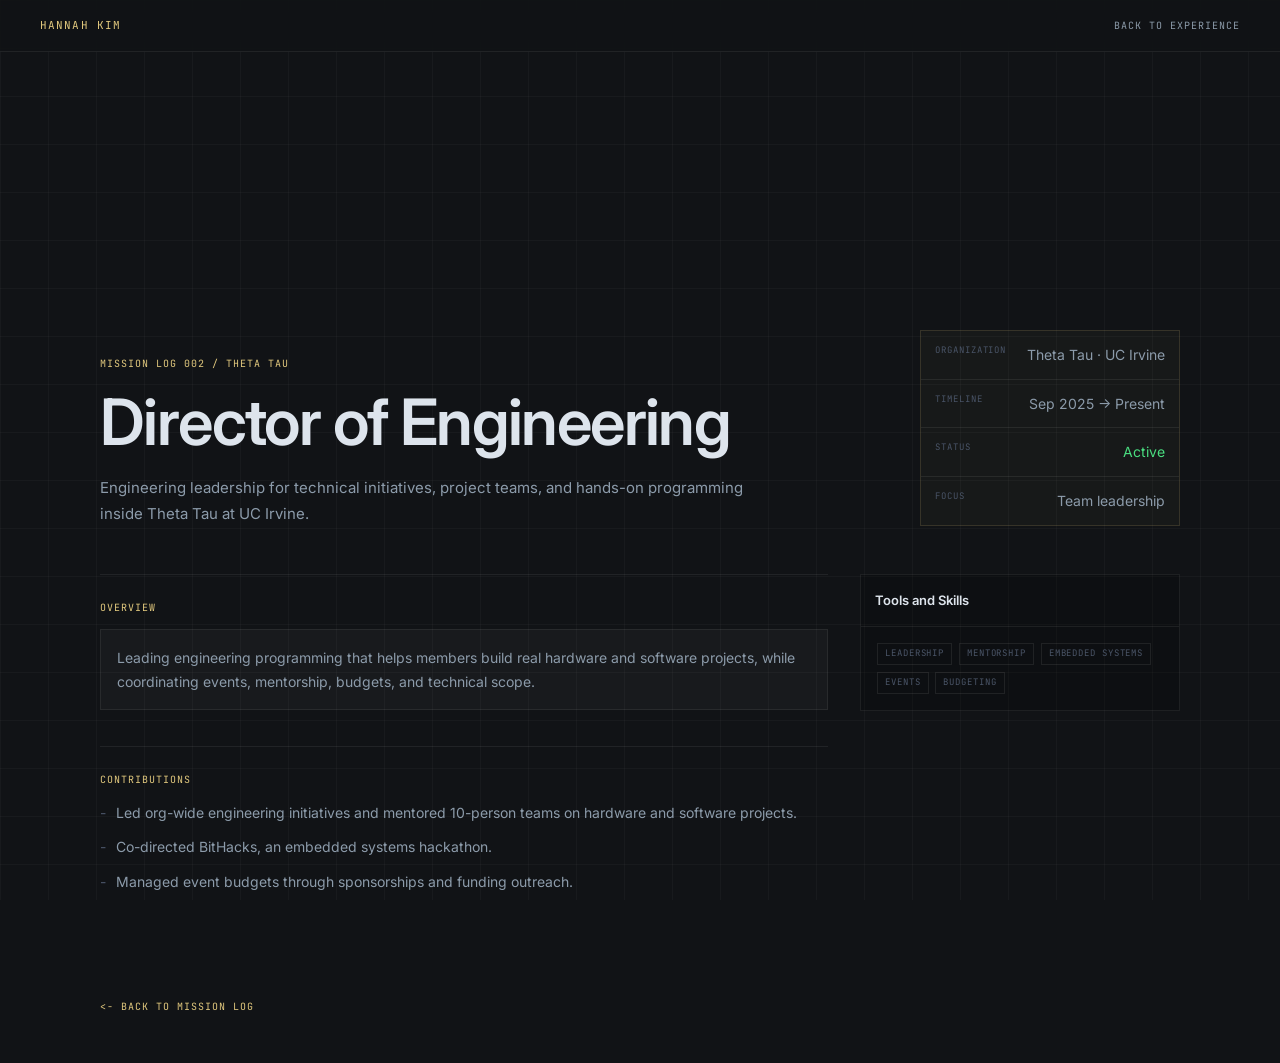
<file: experience-director-engineering.html>
<!DOCTYPE html>
<html lang="en">
<head>
<meta charset="UTF-8">
<meta name="viewport" content="width=device-width, initial-scale=1.0">
<title>Director of Engineering | Hannah Kim</title>
<link rel="stylesheet" href="experience.css">
</head>
<body>
<nav class="detail-nav">
  <a class="nav-logo" href="index.html">HANNAH KIM</a>
  <a class="nav-link" href="index.html#experience">Back to experience</a>
</nav>
<main>
  <section class="hero">
    <div>
      <div class="kicker">Mission Log 002 / Theta Tau</div>
      <h1>Director of Engineering</h1>
      <p class="hero-copy">Engineering leadership for technical initiatives, project teams, and hands-on programming inside Theta Tau at UC Irvine.</p>
    </div>
    <aside class="status-panel">
      <div class="status-row"><span class="meta-label">Organization</span><span class="meta-value">Theta Tau · UC Irvine</span></div>
      <div class="status-row"><span class="meta-label">Timeline</span><span class="meta-value">Sep 2025 -> Present</span></div>
      <div class="status-row"><span class="meta-label">Status</span><span class="meta-value live">Active</span></div>
      <div class="status-row"><span class="meta-label">Focus</span><span class="meta-value">Team leadership</span></div>
    </aside>
  </section>

  <section class="content-grid">
    <div>
      <div class="section-block">
        <div class="section-label">Overview</div>
        <p class="note">Leading engineering programming that helps members build real hardware and software projects, while coordinating events, mentorship, budgets, and technical scope.</p>
      </div>
      <div class="section-block">
        <div class="section-label">Contributions</div>
        <ul class="detail-list">
          <li>Led org-wide engineering initiatives and mentored 10-person teams on hardware and software projects.</li>
          <li>Co-directed BitHacks, an embedded systems hackathon.</li>
          <li>Managed event budgets through sponsorships and funding outreach.</li>
        </ul>
      </div>
    </div>
    <aside class="side-panel">
      <h2>Tools and Skills</h2>
      <div class="tag-list">
        <span class="tag">Leadership</span><span class="tag">Mentorship</span><span class="tag">Embedded Systems</span><span class="tag">Events</span><span class="tag">Budgeting</span>
      </div>
    </aside>
  </section>
  <a class="back-link" href="index.html#experience"><- Back to mission log</a>
</main>
</body>
</html>
</file>
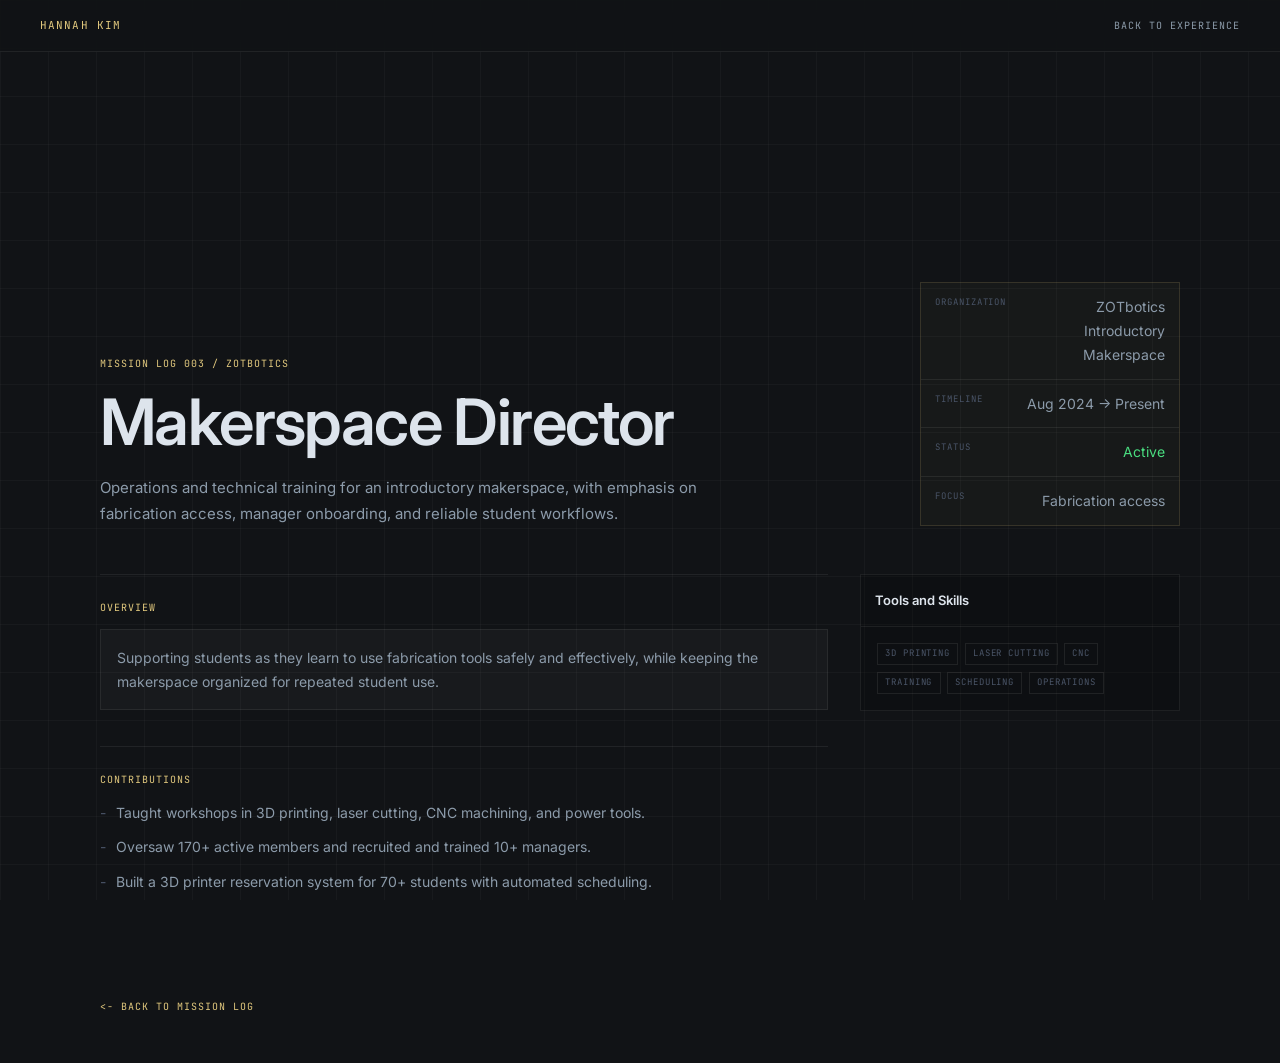
<file: experience-makerspace-director.html>
<!DOCTYPE html>
<html lang="en">
<head>
<meta charset="UTF-8">
<meta name="viewport" content="width=device-width, initial-scale=1.0">
<title>Makerspace Director | Hannah Kim</title>
<link rel="stylesheet" href="experience.css">
</head>
<body>
<nav class="detail-nav">
  <a class="nav-logo" href="index.html">HANNAH KIM</a>
  <a class="nav-link" href="index.html#experience">Back to experience</a>
</nav>
<main>
  <section class="hero">
    <div>
      <div class="kicker">Mission Log 003 / ZOTbotics</div>
      <h1>Makerspace Director</h1>
      <p class="hero-copy">Operations and technical training for an introductory makerspace, with emphasis on fabrication access, manager onboarding, and reliable student workflows.</p>
    </div>
    <aside class="status-panel">
      <div class="status-row"><span class="meta-label">Organization</span><span class="meta-value">ZOTbotics Introductory Makerspace</span></div>
      <div class="status-row"><span class="meta-label">Timeline</span><span class="meta-value">Aug 2024 -> Present</span></div>
      <div class="status-row"><span class="meta-label">Status</span><span class="meta-value live">Active</span></div>
      <div class="status-row"><span class="meta-label">Focus</span><span class="meta-value">Fabrication access</span></div>
    </aside>
  </section>

  <section class="content-grid">
    <div>
      <div class="section-block">
        <div class="section-label">Overview</div>
        <p class="note">Supporting students as they learn to use fabrication tools safely and effectively, while keeping the makerspace organized for repeated student use.</p>
      </div>
      <div class="section-block">
        <div class="section-label">Contributions</div>
        <ul class="detail-list">
          <li>Taught workshops in 3D printing, laser cutting, CNC machining, and power tools.</li>
          <li>Oversaw 170+ active members and recruited and trained 10+ managers.</li>
          <li>Built a 3D printer reservation system for 70+ students with automated scheduling.</li>
        </ul>
      </div>
    </div>
    <aside class="side-panel">
      <h2>Tools and Skills</h2>
      <div class="tag-list">
        <span class="tag">3D Printing</span><span class="tag">Laser Cutting</span><span class="tag">CNC</span><span class="tag">Training</span><span class="tag">Scheduling</span><span class="tag">Operations</span>
      </div>
    </aside>
  </section>
  <a class="back-link" href="index.html#experience"><- Back to mission log</a>
</main>
</body>
</html>
</file>
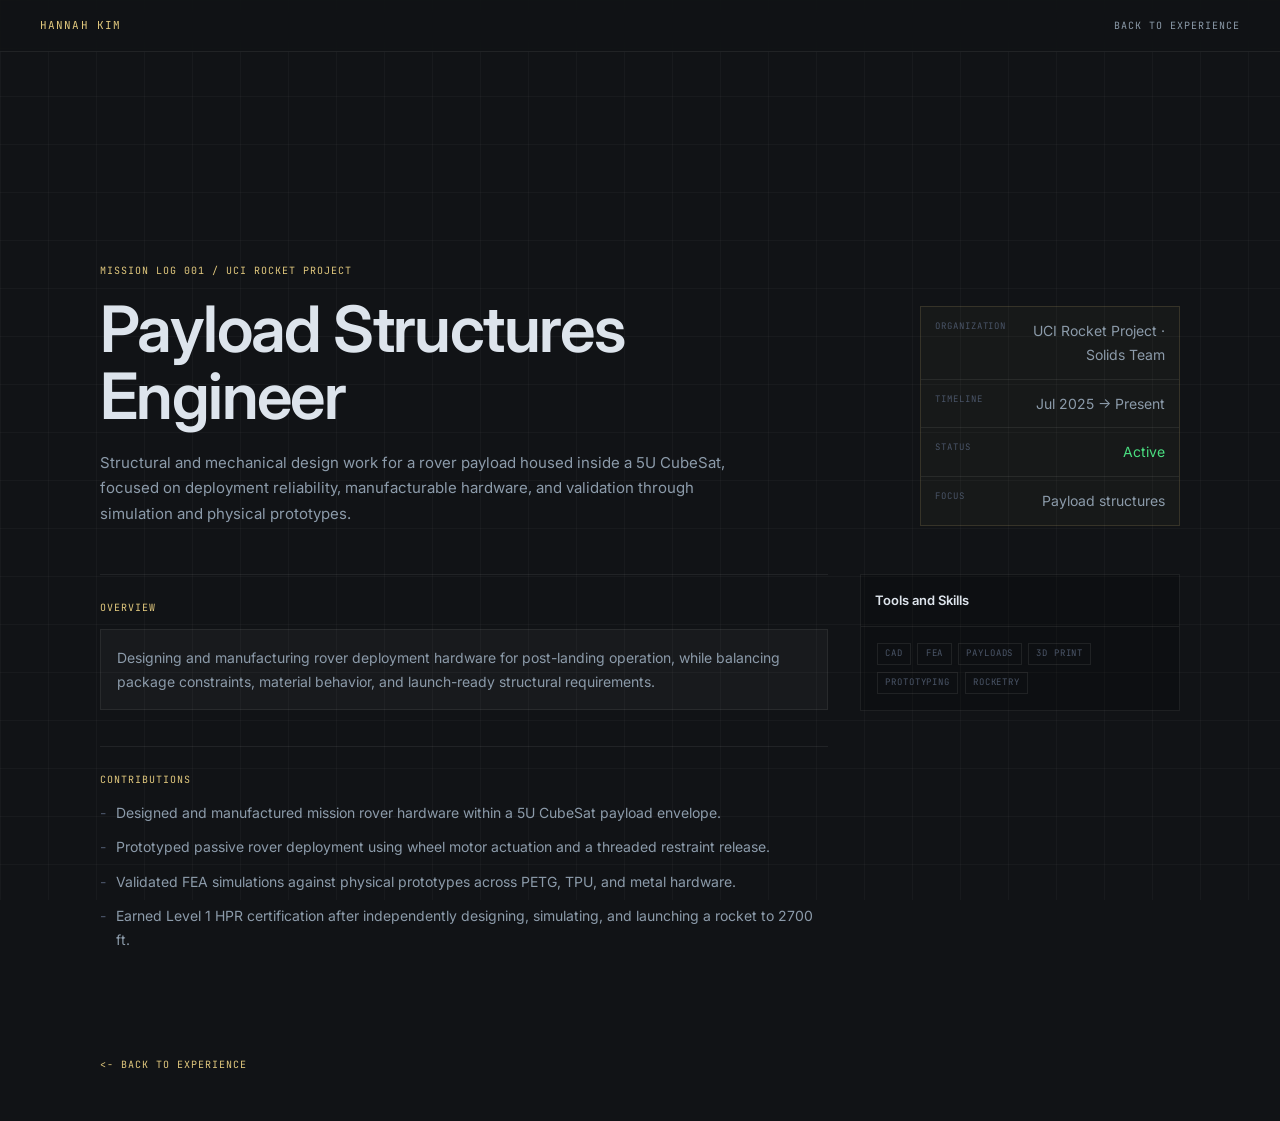
<file: experience-payload-structures.html>
<!DOCTYPE html>
<html lang="en">
<head>
<meta charset="UTF-8">
<meta name="viewport" content="width=device-width, initial-scale=1.0">
<title>Payload Structures Engineer | Hannah Kim</title>
<link rel="stylesheet" href="experience.css">
</head>
<body>
<nav class="detail-nav">
  <a class="nav-logo" href="index.html">HANNAH KIM</a>
  <a class="nav-link" href="index.html#experience">Back to experience</a>
</nav>
<main>
  <section class="hero">
    <div>
      <div class="kicker">Mission Log 001 / UCI Rocket Project</div>
      <h1>Payload Structures Engineer</h1>
      <p class="hero-copy">Structural and mechanical design work for a rover payload housed inside a 5U CubeSat, focused on deployment reliability, manufacturable hardware, and validation through simulation and physical prototypes.</p>
    </div>
    <aside class="status-panel">
      <div class="status-row"><span class="meta-label">Organization</span><span class="meta-value">UCI Rocket Project · Solids Team</span></div>
      <div class="status-row"><span class="meta-label">Timeline</span><span class="meta-value">Jul 2025 -> Present</span></div>
      <div class="status-row"><span class="meta-label">Status</span><span class="meta-value live">Active</span></div>
      <div class="status-row"><span class="meta-label">Focus</span><span class="meta-value">Payload structures</span></div>
    </aside>
  </section>

  <section class="content-grid">
    <div>
      <div class="section-block">
        <div class="section-label">Overview</div>
        <p class="note">Designing and manufacturing rover deployment hardware for post-landing operation, while balancing package constraints, material behavior, and launch-ready structural requirements.</p>
      </div>
      <div class="section-block">
        <div class="section-label">Contributions</div>
        <ul class="detail-list">
          <li>Designed and manufactured mission rover hardware within a 5U CubeSat payload envelope.</li>
          <li>Prototyped passive rover deployment using wheel motor actuation and a threaded restraint release.</li>
          <li>Validated FEA simulations against physical prototypes across PETG, TPU, and metal hardware.</li>
          <li>Earned Level 1 HPR certification after independently designing, simulating, and launching a rocket to 2700 ft.</li>
        </ul>
      </div>
    </div>
    <aside class="side-panel">
      <h2>Tools and Skills</h2>
      <div class="tag-list">
        <span class="tag">CAD</span><span class="tag">FEA</span><span class="tag">Payloads</span><span class="tag">3D Print</span><span class="tag">Prototyping</span><span class="tag">Rocketry</span>
      </div>
    </aside>
  </section>
  <a class="back-link" href="index.html#experience"><- Back to experience</a>
</main>
</body>
</html>
</file>
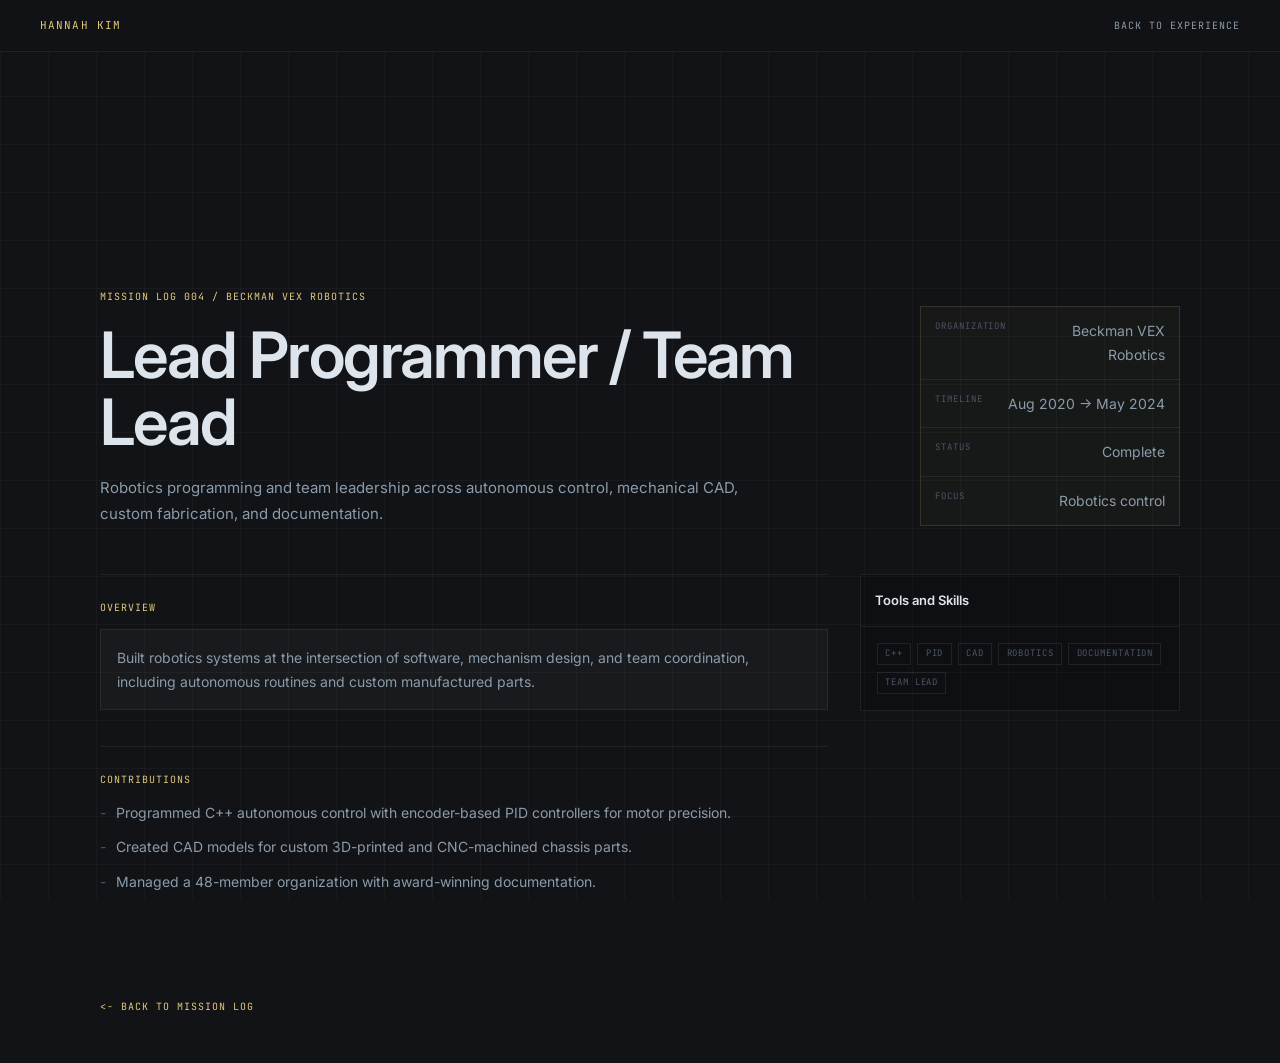
<file: experience-vex-robotics.html>
<!DOCTYPE html>
<html lang="en">
<head>
<meta charset="UTF-8">
<meta name="viewport" content="width=device-width, initial-scale=1.0">
<title>Lead Programmer / Team Lead | Hannah Kim</title>
<link rel="stylesheet" href="experience.css">
</head>
<body>
<nav class="detail-nav">
  <a class="nav-logo" href="index.html">HANNAH KIM</a>
  <a class="nav-link" href="index.html#experience">Back to experience</a>
</nav>
<main>
  <section class="hero">
    <div>
      <div class="kicker">Mission Log 004 / Beckman VEX Robotics</div>
      <h1>Lead Programmer / Team Lead</h1>
      <p class="hero-copy">Robotics programming and team leadership across autonomous control, mechanical CAD, custom fabrication, and documentation.</p>
    </div>
    <aside class="status-panel">
      <div class="status-row"><span class="meta-label">Organization</span><span class="meta-value">Beckman VEX Robotics</span></div>
      <div class="status-row"><span class="meta-label">Timeline</span><span class="meta-value">Aug 2020 -> May 2024</span></div>
      <div class="status-row"><span class="meta-label">Status</span><span class="meta-value">Complete</span></div>
      <div class="status-row"><span class="meta-label">Focus</span><span class="meta-value">Robotics control</span></div>
    </aside>
  </section>

  <section class="content-grid">
    <div>
      <div class="section-block">
        <div class="section-label">Overview</div>
        <p class="note">Built robotics systems at the intersection of software, mechanism design, and team coordination, including autonomous routines and custom manufactured parts.</p>
      </div>
      <div class="section-block">
        <div class="section-label">Contributions</div>
        <ul class="detail-list">
          <li>Programmed C++ autonomous control with encoder-based PID controllers for motor precision.</li>
          <li>Created CAD models for custom 3D-printed and CNC-machined chassis parts.</li>
          <li>Managed a 48-member organization with award-winning documentation.</li>
        </ul>
      </div>
    </div>
    <aside class="side-panel">
      <h2>Tools and Skills</h2>
      <div class="tag-list">
        <span class="tag">C++</span><span class="tag">PID</span><span class="tag">CAD</span><span class="tag">Robotics</span><span class="tag">Documentation</span><span class="tag">Team Lead</span>
      </div>
    </aside>
  </section>
  <a class="back-link" href="index.html#experience"><- Back to mission log</a>
</main>
</body>
</html>
</file>
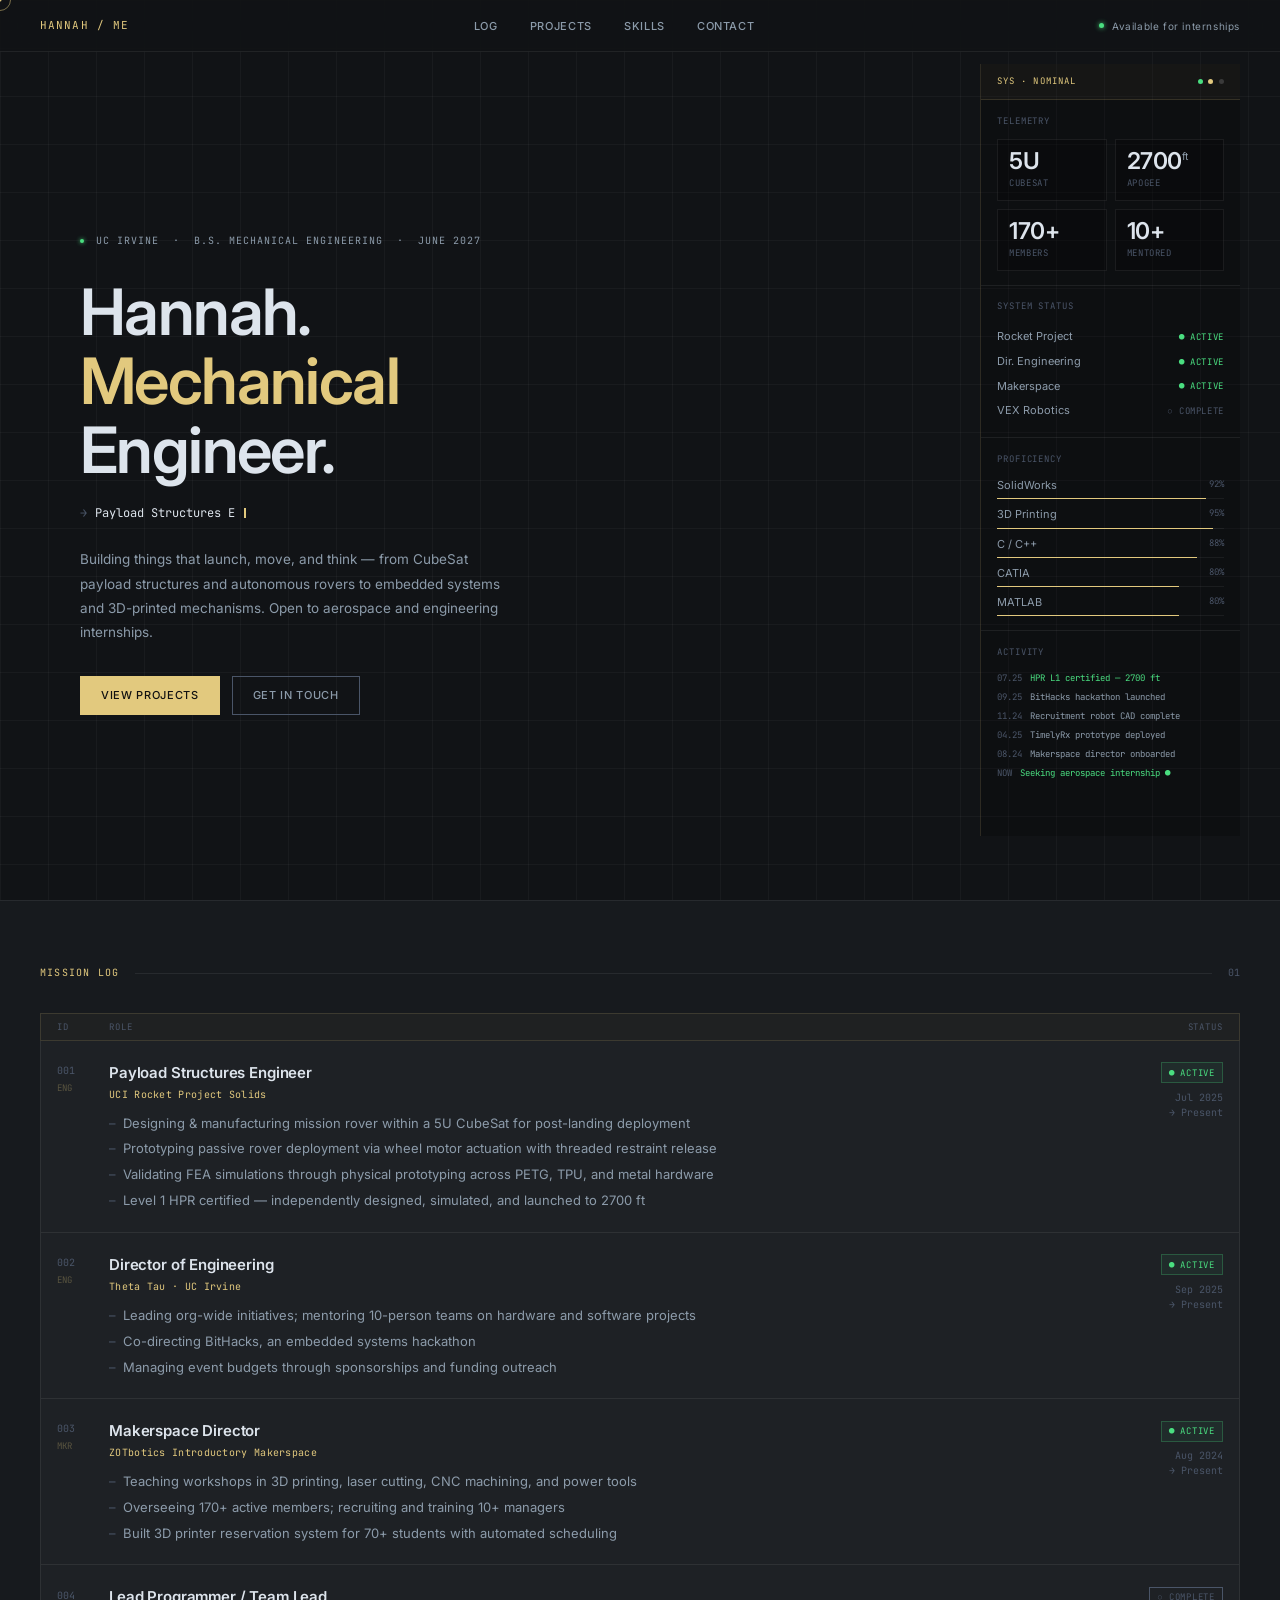
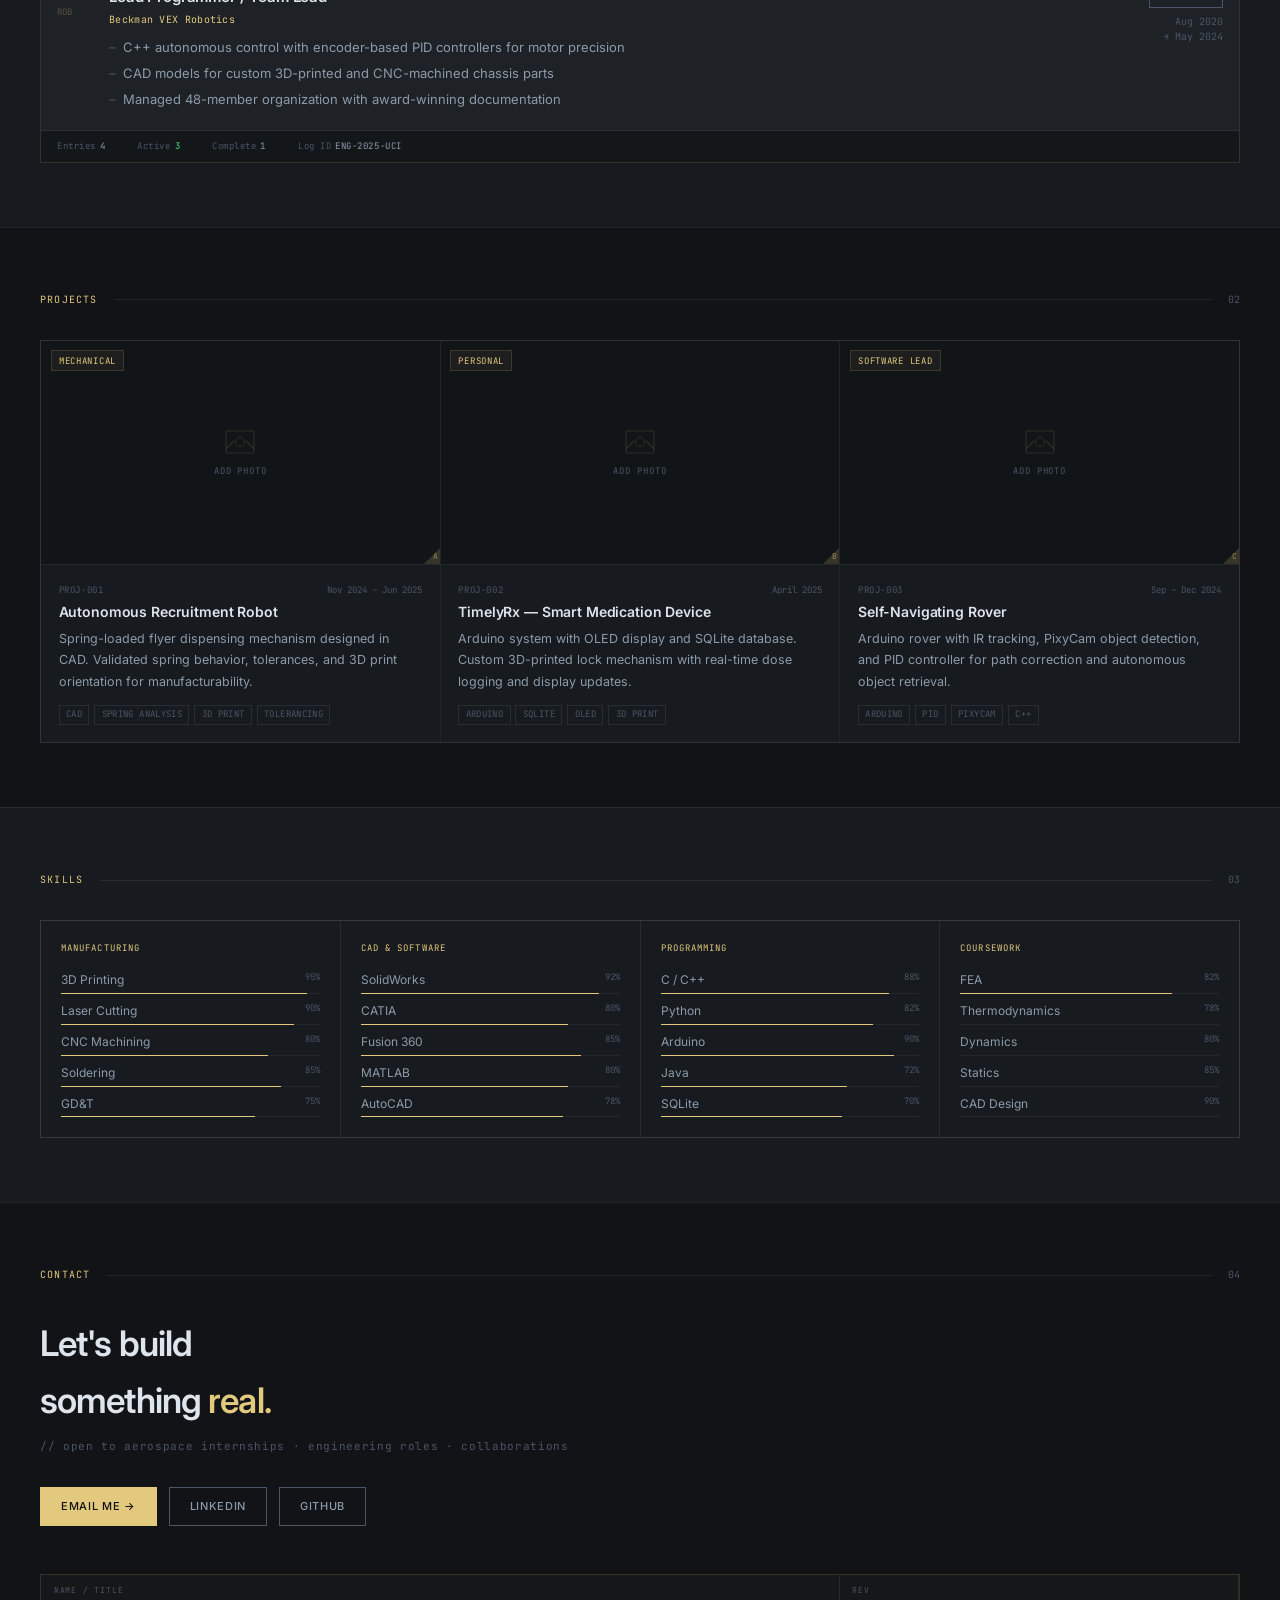
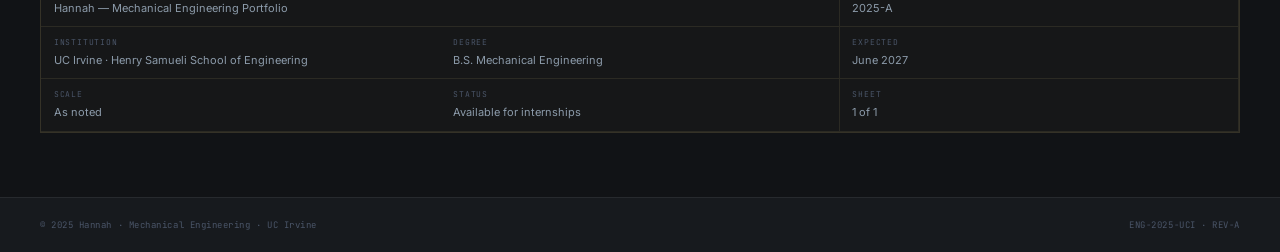
<file: hannah_portfolio.html>
<!DOCTYPE html>
<html lang="en">
<head>
<meta charset="UTF-8">
<meta name="viewport" content="width=device-width, initial-scale=1.0">
<title>Hannah — Mechanical Engineer</title>
<style>
  @import url('https://fonts.googleapis.com/css2?family=Inter:wght@300;400;500;600&family=JetBrains+Mono:wght@300;400;500&display=swap');

  *,*::before,*::after { margin:0; padding:0; box-sizing:border-box; }

  :root {
    --bg:#111316; --bg2:#171a1e; --bg3:#1c2026;
    --accent:#e2c97e; --green:#4ade80;
    --text:#dde4ec; --sub:#8c9baa; --muted:#4a5568;
    --line:rgba(255,255,255,0.07); --aline:rgba(226,201,126,0.15);
    --glass:rgba(255,255,255,0.03);
  }

  html { scroll-behavior:smooth; }
  body { font-family:'Inter',sans-serif; background:var(--bg); color:var(--text); overflow-x:hidden; cursor:none; font-size:14px; line-height:1.6; }

  #cr { position:fixed; pointer-events:none; z-index:9999; width:22px; height:22px; border:1px solid rgba(226,201,126,0.5); border-radius:50%; transform:translate(-50%,-50%); transition:width .15s,height .15s; }
  #cd { position:fixed; pointer-events:none; z-index:9998; width:3px; height:3px; background:var(--accent); border-radius:50%; transform:translate(-50%,-50%); }
  body.hov #cr { width:36px; height:36px; border-color:rgba(226,201,126,0.22); }

  nav { position:fixed; top:0; left:0; right:0; z-index:100; display:flex; justify-content:space-between; align-items:center; padding:0 2.5rem; height:52px; background:rgba(17,19,22,0.85); backdrop-filter:blur(16px); border-bottom:1px solid var(--line); }
  .nav-logo { font-family:'JetBrains Mono',monospace; font-size:11px; color:var(--accent); letter-spacing:.1em; }
  .nav-links { display:flex; gap:2rem; list-style:none; }
  .nav-links a { font-size:11px; color:var(--sub); text-decoration:none; letter-spacing:.06em; text-transform:uppercase; font-weight:500; transition:color .2s; }
  .nav-links a:hover { color:var(--text); }
  .nav-status { display:flex; align-items:center; gap:.5rem; font-size:10px; color:var(--sub); letter-spacing:.06em; }
  .nav-dot { width:5px; height:5px; border-radius:50%; background:var(--green); box-shadow:0 0 5px var(--green); animation:pulse 2.5s infinite; }
  @keyframes pulse { 0%,100%{opacity:1} 50%{opacity:.3} }

  /* Hero */
  .hero { min-height:100vh; display:grid; grid-template-columns:1fr 260px; position:relative; overflow:hidden; }
  .hero::before { content:''; position:absolute; inset:0; pointer-events:none; background-image:linear-gradient(var(--line) 1px,transparent 1px),linear-gradient(90deg,var(--line) 1px,transparent 1px); background-size:48px 48px; opacity:.5; }

  .hero-left { display:flex; flex-direction:column; justify-content:center; padding:6rem 2.5rem 3rem; position:relative; }

  @keyframes up { from{opacity:0;transform:translateY(10px)} to{opacity:1;transform:translateY(0)} }
  @keyframes blink { 0%,100%{opacity:1} 50%{opacity:0} }

  .hero-eyebrow { display:flex; align-items:center; gap:.75rem; font-family:'JetBrains Mono',monospace; font-size:10px; color:var(--sub); letter-spacing:.1em; text-transform:uppercase; margin-bottom:1.75rem; opacity:0; animation:up .5s .2s forwards; }
  .hero-eyebrow .dot { width:4px; height:4px; border-radius:50%; background:var(--green); box-shadow:0 0 4px var(--green); animation:pulse 2.5s infinite; }

  .hero h1 { font-size:clamp(2.4rem,5vw,4.5rem); font-weight:600; line-height:1.08; letter-spacing:-.025em; color:var(--text); margin-bottom:1.25rem; opacity:0; animation:up .6s .35s forwards; }
  .hero h1 span { color:var(--accent); }

  .typed-row { display:flex; align-items:center; gap:.5rem; font-family:'JetBrains Mono',monospace; font-size:12px; color:var(--sub); margin-bottom:1.5rem; opacity:0; animation:up .5s .5s forwards; }
  .typed-arrow { color:var(--muted); }
  .typed-word { color:var(--text); }
  .typed-cur { display:inline-block; width:2px; height:.85em; background:var(--accent); margin-left:1px; vertical-align:middle; position:relative; top:-1px; animation:blink .9s step-end infinite; }

  .hero-desc { font-size:13.5px; line-height:1.8; color:var(--sub); max-width:440px; margin-bottom:2rem; opacity:0; animation:up .5s .62s forwards; }

  .hero-ctas { display:flex; gap:.75rem; opacity:0; animation:up .5s .75s forwards; }
  .btn { display:inline-flex; align-items:center; gap:.4rem; font-size:11px; font-weight:500; letter-spacing:.06em; text-transform:uppercase; padding:.6rem 1.25rem; cursor:none; text-decoration:none; transition:all .2s; font-family:'Inter',sans-serif; }
  .btn-solid { background:var(--accent); color:#111; border:1px solid var(--accent); }
  .btn-solid:hover { background:#d4b86a; border-color:#d4b86a; }
  .btn-ghost { background:transparent; color:var(--sub); border:1px solid var(--muted); }
  .btn-ghost:hover { border-color:var(--sub); color:var(--text); }

  /* Panel */
  .hero-panel { border-left:1px solid var(--aline); background:rgba(0,0,0,.2); display:flex; flex-direction:column; opacity:0; animation:up .5s 1s forwards; }
  .panel-bar { height:36px; display:flex; align-items:center; justify-content:space-between; padding:0 1rem; border-bottom:1px solid var(--aline); background:rgba(226,201,126,.04); flex-shrink:0; }
  .panel-bar-title { font-family:'JetBrains Mono',monospace; font-size:9px; color:var(--accent); letter-spacing:.12em; text-transform:uppercase; }
  .panel-lights { display:flex; gap:.35rem; }
  .pl { width:5px; height:5px; border-radius:50%; }
  .pl.g { background:var(--green); } .pl.a { background:var(--accent); } .pl.r { background:#3a3a3a; }

  .panel-section { padding:.85rem 1rem; border-bottom:1px solid var(--line); flex-shrink:0; }
  .panel-section:last-child { border-bottom:none; flex:1; }
  .ps-label { font-family:'JetBrains Mono',monospace; font-size:9px; color:var(--muted); letter-spacing:.1em; text-transform:uppercase; margin-bottom:.7rem; }

  .telem { display:grid; grid-template-columns:1fr 1fr; gap:.5rem; }
  .tc { background:rgba(0,0,0,.25); border:1px solid var(--line); padding:.6rem .7rem; }
  .tc-val { font-size:1.45rem; font-weight:600; color:var(--text); line-height:1; letter-spacing:-.02em; }
  .tc-val sup { font-size:.65rem; color:var(--sub); font-weight:400; }
  .tc-label { font-family:'JetBrains Mono',monospace; font-size:9px; color:var(--muted); letter-spacing:.07em; text-transform:uppercase; margin-top:.2rem; }

  .sys-row { display:flex; align-items:center; justify-content:space-between; padding:.22rem 0; }
  .sys-name { font-size:11px; color:var(--sub); }
  .sys-val { font-family:'JetBrains Mono',monospace; font-size:9px; letter-spacing:.07em; }
  .sys-val.live { color:var(--green); } .sys-val.done { color:var(--muted); }

  .sbar-row { margin-bottom:.45rem; }
  .sbar-row:last-child { margin-bottom:0; }
  .sbar-top { display:flex; justify-content:space-between; margin-bottom:.22rem; }
  .sbar-name { font-size:11px; color:var(--sub); }
  .sbar-pct { font-family:'JetBrains Mono',monospace; font-size:9px; color:var(--muted); }
  .sbar-track { height:1px; background:rgba(255,255,255,.06); position:relative; overflow:hidden; }
  .sbar-fill { position:absolute; top:0; left:0; bottom:0; background:var(--accent); transform:scaleX(0); transform-origin:left; transition:transform .8s ease; }
  .sbar-fill.on { transform:scaleX(1); }

  .log-stream { padding:.85rem 1rem; flex:1; display:flex; flex-direction:column; gap:.28rem; overflow:hidden; }
  .ll { display:flex; gap:.5rem; font-family:'JetBrains Mono',monospace; font-size:9px; line-height:1.6; }
  .ll .ts { color:var(--muted); flex-shrink:0; }
  .ll .lm { color:var(--sub); }
  .ll.ok .lm { color:var(--green); }

  /* Sections */
  section { padding:4rem 2.5rem; }
  section + section { border-top:1px solid var(--line); }
  .sec-hd { display:flex; align-items:center; gap:1rem; margin-bottom:2rem; }
  .sec-tag { font-family:'JetBrains Mono',monospace; font-size:10px; color:var(--accent); letter-spacing:.12em; text-transform:uppercase; }
  .sec-line { flex:1; height:1px; background:var(--line); }
  .sec-num { font-family:'JetBrains Mono',monospace; font-size:10px; color:var(--muted); }

  /* Mission Log */
  #experience { background:var(--bg2); }
  .log-head { display:grid; grid-template-columns:52px 1fr 96px; padding:.35rem 1rem; background:rgba(226,201,126,.04); border:1px solid var(--aline); }
  .lh { font-family:'JetBrains Mono',monospace; font-size:9px; color:var(--muted); letter-spacing:.1em; text-transform:uppercase; }

  .log-row { display:grid; grid-template-columns:52px 1fr 96px; padding:1.25rem 1rem; border:1px solid var(--line); border-top:none; background:var(--glass); transition:background .2s,border-color .2s; cursor:default; position:relative; overflow:hidden; }
  .log-row::before { content:''; position:absolute; left:0; top:0; bottom:0; width:1.5px; background:var(--accent); transform:scaleY(0); transform-origin:bottom; transition:transform .2s; }
  .log-row:hover { background:rgba(255,255,255,.03); border-color:var(--aline); }
  .log-row:hover::before { transform:scaleY(1); }

  .log-id { font-family:'JetBrains Mono',monospace; font-size:10px; color:var(--muted); padding-top:.15rem; }
  .log-id small { display:block; font-size:9px; color:rgba(226,201,126,.3); margin-top:.1rem; }

  .log-title { font-size:15px; font-weight:600; color:var(--text); margin-bottom:.15rem; letter-spacing:-.01em; }
  .log-org { font-family:'JetBrains Mono',monospace; font-size:10px; color:var(--accent); margin-bottom:.6rem; letter-spacing:.03em; }
  .log-pts { list-style:none; display:flex; flex-direction:column; gap:.28rem; }
  .log-pts li { font-size:13px; line-height:1.65; color:var(--sub); padding-left:.85rem; position:relative; }
  .log-pts li::before { content:'–'; position:absolute; left:0; color:var(--muted); }

  .log-meta { display:flex; flex-direction:column; align-items:flex-end; gap:.4rem; padding-top:.1rem; }
  .badge { font-family:'JetBrains Mono',monospace; font-size:9px; letter-spacing:.08em; text-transform:uppercase; padding:.15rem .45rem; white-space:nowrap; }
  .badge.live { color:var(--green); border:1px solid rgba(74,222,128,.25); background:rgba(74,222,128,.06); }
  .badge.done { color:var(--muted); border:1px solid var(--muted); }
  .log-date { font-family:'JetBrains Mono',monospace; font-size:10px; color:var(--muted); text-align:right; line-height:1.5; }

  .log-foot { display:flex; gap:2rem; padding:.5rem 1rem; border:1px solid var(--aline); border-top:none; background:rgba(0,0,0,.12); }
  .lf { font-family:'JetBrains Mono',monospace; font-size:9px; color:var(--muted); letter-spacing:.06em; }
  .lf b { color:var(--sub); font-weight:400; margin-left:.25rem; }
  .lf b.g { color:var(--green); }

  /* Projects */
  #projects { background:var(--bg); }
  .proj-grid { display:grid; grid-template-columns:repeat(auto-fit,minmax(260px,1fr)); gap:1px; background:var(--line); border:1px solid var(--line); }
  .proj-card { background:var(--bg2); display:flex; flex-direction:column; cursor:none; transition:background .2s; position:relative; }
  .proj-card:hover { background:var(--bg3); }
  .proj-card::after { content:''; position:absolute; bottom:0; left:0; right:0; height:1.5px; background:var(--accent); transform:scaleX(0); transform-origin:left; transition:transform .3s; }
  .proj-card:hover::after { transform:scaleX(1); }

  .proj-img { aspect-ratio:16/9; background:rgba(0,0,0,.2); display:flex; align-items:center; justify-content:center; position:relative; overflow:hidden; border-bottom:1px solid var(--line); }
  .proj-ph { display:flex; flex-direction:column; align-items:center; gap:.4rem; }
  .proj-ph svg { opacity:.12; }
  .proj-ph span { font-family:'JetBrains Mono',monospace; font-size:9px; color:var(--muted); letter-spacing:.1em; text-transform:uppercase; }
  .proj-badge { position:absolute; top:.6rem; left:.6rem; font-family:'JetBrains Mono',monospace; font-size:9px; color:var(--accent); border:1px solid var(--aline); padding:.14rem .45rem; letter-spacing:.08em; text-transform:uppercase; background:rgba(226,201,126,.05); }
  .proj-rev { position:absolute; bottom:0; right:0; width:0; height:0; border-style:solid; border-width:0 0 16px 16px; border-color:transparent transparent rgba(226,201,126,.18) transparent; }
  .proj-rev-l { position:absolute; bottom:1px; right:2px; font-family:'JetBrains Mono',monospace; font-size:8px; color:var(--accent); opacity:.55; }

  .proj-body { padding:1.1rem; flex:1; display:flex; flex-direction:column; }
  .proj-meta { display:flex; justify-content:space-between; margin-bottom:.4rem; }
  .proj-id { font-family:'JetBrains Mono',monospace; font-size:9px; color:var(--muted); letter-spacing:.07em; }
  .proj-date-lbl { font-family:'JetBrains Mono',monospace; font-size:9px; color:var(--muted); }
  .proj-title { font-size:14px; font-weight:600; color:var(--text); margin-bottom:.4rem; letter-spacing:-.01em; line-height:1.3; }
  .proj-desc { font-size:12.5px; line-height:1.7; color:var(--sub); flex:1; margin-bottom:.8rem; }
  .proj-tags { display:flex; flex-wrap:wrap; gap:.3rem; }
  .ptag { font-family:'JetBrains Mono',monospace; font-size:9px; color:var(--muted); border:1px solid rgba(255,255,255,.08); padding:.12rem .4rem; letter-spacing:.04em; text-transform:uppercase; }

  /* Skills */
  #skills { background:var(--bg2); }
  .skills-grid { display:grid; grid-template-columns:repeat(auto-fit,minmax(180px,1fr)); gap:1px; background:var(--line); border:1px solid var(--line); }
  .sg { background:var(--bg2); padding:1.25rem; transition:background .2s; cursor:default; }
  .sg:hover { background:var(--bg3); }
  .sg-title { font-family:'JetBrains Mono',monospace; font-size:9px; color:var(--accent); letter-spacing:.12em; text-transform:uppercase; margin-bottom:.9rem; }
  .sk { margin-bottom:.45rem; } .sk:last-child { margin-bottom:0; }
  .sk-top { display:flex; justify-content:space-between; margin-bottom:.22rem; }
  .sk-name { font-size:12px; color:var(--sub); }
  .sk-pct { font-family:'JetBrains Mono',monospace; font-size:9px; color:var(--muted); }
  .sk-track { height:1px; background:rgba(255,255,255,.06); position:relative; overflow:hidden; }
  .sk-fill { position:absolute; top:0; left:0; bottom:0; background:var(--accent); transform:scaleX(0); transform-origin:left; transition:transform .8s ease; }
  .sk-fill.on { transform:scaleX(1); }

  /* Contact */
  #contact { background:var(--bg); }
  #contact h2 { font-size:2.2rem; font-weight:600; letter-spacing:-.025em; margin-bottom:.6rem; color:var(--text); }
  #contact h2 span { color:var(--accent); }
  .contact-sub { font-family:'JetBrains Mono',monospace; font-size:11px; color:var(--muted); letter-spacing:.06em; margin-bottom:2rem; }
  .contact-links { display:flex; gap:.75rem; flex-wrap:wrap; margin-bottom:3rem; }

  .title-block { display:grid; grid-template-columns:1fr 1fr 1fr; border:1px solid var(--aline); background:rgba(226,201,126,.02); }
  .tb { padding:.55rem .8rem; border-right:1px solid rgba(226,201,126,.1); border-bottom:1px solid rgba(226,201,126,.1); }
  .tb:nth-child(3n) { border-right:none; }
  .tb.s2 { grid-column:span 2; }
  .tb-l { font-family:'JetBrains Mono',monospace; font-size:8px; color:var(--muted); letter-spacing:.1em; text-transform:uppercase; margin-bottom:.2rem; }
  .tb-v { font-size:11px; color:var(--sub); }

  footer { padding:1.25rem 2.5rem; border-top:1px solid var(--line); background:var(--bg2); display:flex; justify-content:space-between; align-items:center; }
  .ft-l { font-family:'JetBrains Mono',monospace; font-size:9px; color:var(--muted); letter-spacing:.06em; }
</style>
</head>
<body>

<div id="cr"></div><div id="cd"></div>

<nav>
  <div class="nav-logo">HANNAH / ME</div>
  <ul class="nav-links">
    <li><a href="#experience">Log</a></li>
    <li><a href="#projects">Projects</a></li>
    <li><a href="#skills">Skills</a></li>
    <li><a href="#contact">Contact</a></li>
  </ul>
  <div class="nav-status"><div class="nav-dot"></div>Available for internships</div>
</nav>

<section class="hero" id="top">
  <div class="hero-left">
    <div class="hero-eyebrow"><div class="dot"></div>UC Irvine &nbsp;·&nbsp; B.S. Mechanical Engineering &nbsp;·&nbsp; June 2027</div>
    <h1>Hannah.<br><span>Mechanical</span><br>Engineer.</h1>
    <div class="typed-row"><span class="typed-arrow">→</span><span class="typed-word" id="tw"></span><span class="typed-cur"></span></div>
    <p class="hero-desc">Building things that launch, move, and think — from CubeSat payload structures and autonomous rovers to embedded systems and 3D-printed mechanisms. Open to aerospace and engineering internships.</p>
    <div class="hero-ctas">
      <a class="btn btn-solid" href="#projects">View projects</a>
      <a class="btn btn-ghost" href="#contact">Get in touch</a>
    </div>
  </div>

  <div class="hero-panel">
    <div class="panel-bar"><span class="panel-bar-title">SYS · NOMINAL</span><div class="panel-lights"><div class="pl g"></div><div class="pl a"></div><div class="pl r"></div></div></div>
    <div class="panel-section">
      <div class="ps-label">Telemetry</div>
      <div class="telem">
        <div class="tc"><div class="tc-val">5U</div><div class="tc-label">CubeSat</div></div>
        <div class="tc"><div class="tc-val">2700<sup>ft</sup></div><div class="tc-label">Apogee</div></div>
        <div class="tc"><div class="tc-val">170+</div><div class="tc-label">Members</div></div>
        <div class="tc"><div class="tc-val">10+</div><div class="tc-label">Mentored</div></div>
      </div>
    </div>
    <div class="panel-section">
      <div class="ps-label">System Status</div>
      <div class="sys-row"><span class="sys-name">Rocket Project</span><span class="sys-val live">● ACTIVE</span></div>
      <div class="sys-row"><span class="sys-name">Dir. Engineering</span><span class="sys-val live">● ACTIVE</span></div>
      <div class="sys-row"><span class="sys-name">Makerspace</span><span class="sys-val live">● ACTIVE</span></div>
      <div class="sys-row"><span class="sys-name">VEX Robotics</span><span class="sys-val done">○ COMPLETE</span></div>
    </div>
    <div class="panel-section">
      <div class="ps-label">Proficiency</div>
      <div class="sbar-row"><div class="sbar-top"><span class="sbar-name">SolidWorks</span><span class="sbar-pct">92%</span></div><div class="sbar-track"><div class="sbar-fill" style="width:92%"></div></div></div>
      <div class="sbar-row"><div class="sbar-top"><span class="sbar-name">3D Printing</span><span class="sbar-pct">95%</span></div><div class="sbar-track"><div class="sbar-fill" style="width:95%"></div></div></div>
      <div class="sbar-row"><div class="sbar-top"><span class="sbar-name">C / C++</span><span class="sbar-pct">88%</span></div><div class="sbar-track"><div class="sbar-fill" style="width:88%"></div></div></div>
      <div class="sbar-row"><div class="sbar-top"><span class="sbar-name">CATIA</span><span class="sbar-pct">80%</span></div><div class="sbar-track"><div class="sbar-fill" style="width:80%"></div></div></div>
      <div class="sbar-row"><div class="sbar-top"><span class="sbar-name">MATLAB</span><span class="sbar-pct">80%</span></div><div class="sbar-track"><div class="sbar-fill" style="width:80%"></div></div></div>
    </div>
    <div class="log-stream">
      <div class="ps-label" style="margin-bottom:.5rem;">Activity</div>
      <div class="ll ok"><span class="ts">07.25</span><span class="lm">HPR L1 certified — 2700 ft</span></div>
      <div class="ll"><span class="ts">09.25</span><span class="lm">BitHacks hackathon launched</span></div>
      <div class="ll"><span class="ts">11.24</span><span class="lm">Recruitment robot CAD complete</span></div>
      <div class="ll"><span class="ts">04.25</span><span class="lm">TimelyRx prototype deployed</span></div>
      <div class="ll"><span class="ts">08.24</span><span class="lm">Makerspace director onboarded</span></div>
      <div class="ll ok"><span class="ts">NOW</span><span class="lm">Seeking aerospace internship ●</span></div>
    </div>
  </div>
</section>

<section id="experience">
  <div class="sec-hd"><span class="sec-tag">Mission Log</span><span class="sec-line"></span><span class="sec-num">01</span></div>
  <div class="log-head"><div class="lh">ID</div><div class="lh">Role</div><div class="lh" style="text-align:right;">Status</div></div>

  <div class="log-row">
    <div class="log-id">001<small>ENG</small></div>
    <div><div class="log-title">Payload Structures Engineer</div><div class="log-org">UCI Rocket Project Solids</div><ul class="log-pts"><li>Designing & manufacturing mission rover within a 5U CubeSat for post-landing deployment</li><li>Prototyping passive rover deployment via wheel motor actuation with threaded restraint release</li><li>Validating FEA simulations through physical prototyping across PETG, TPU, and metal hardware</li><li>Level 1 HPR certified — independently designed, simulated, and launched to 2700 ft</li></ul></div>
    <div class="log-meta"><span class="badge live">● Active</span><span class="log-date">Jul 2025<br>→ Present</span></div>
  </div>

  <div class="log-row">
    <div class="log-id">002<small>ENG</small></div>
    <div><div class="log-title">Director of Engineering</div><div class="log-org">Theta Tau · UC Irvine</div><ul class="log-pts"><li>Leading org-wide initiatives; mentoring 10-person teams on hardware and software projects</li><li>Co-directing BitHacks, an embedded systems hackathon</li><li>Managing event budgets through sponsorships and funding outreach</li></ul></div>
    <div class="log-meta"><span class="badge live">● Active</span><span class="log-date">Sep 2025<br>→ Present</span></div>
  </div>

  <div class="log-row">
    <div class="log-id">003<small>MKR</small></div>
    <div><div class="log-title">Makerspace Director</div><div class="log-org">ZOTbotics Introductory Makerspace</div><ul class="log-pts"><li>Teaching workshops in 3D printing, laser cutting, CNC machining, and power tools</li><li>Overseeing 170+ active members; recruiting and training 10+ managers</li><li>Built 3D printer reservation system for 70+ students with automated scheduling</li></ul></div>
    <div class="log-meta"><span class="badge live">● Active</span><span class="log-date">Aug 2024<br>→ Present</span></div>
  </div>

  <div class="log-row">
    <div class="log-id">004<small>ROB</small></div>
    <div><div class="log-title">Lead Programmer / Team Lead</div><div class="log-org">Beckman VEX Robotics</div><ul class="log-pts"><li>C++ autonomous control with encoder-based PID controllers for motor precision</li><li>CAD models for custom 3D-printed and CNC-machined chassis parts</li><li>Managed 48-member organization with award-winning documentation</li></ul></div>
    <div class="log-meta"><span class="badge done">○ Complete</span><span class="log-date">Aug 2020<br>→ May 2024</span></div>
  </div>

  <div class="log-foot">
    <div class="lf">Entries<b>4</b></div>
    <div class="lf">Active<b class="g">3</b></div>
    <div class="lf">Complete<b>1</b></div>
    <div class="lf">Log ID<b>ENG-2025-UCI</b></div>
  </div>
</section>

<section id="projects">
  <div class="sec-hd"><span class="sec-tag">Projects</span><span class="sec-line"></span><span class="sec-num">02</span></div>
  <div class="proj-grid">
    <div class="proj-card">
      <div class="proj-img"><div class="proj-badge">Mechanical</div><div class="proj-ph"><svg width="32" height="32" viewBox="0 0 32 32" fill="none"><rect x="2" y="5" width="28" height="22" rx="1.5" stroke="#e2c97e" stroke-width="1.2"/><circle cx="16" cy="16" r="4.5" stroke="#e2c97e" stroke-width="1.2"/><line x1="2" y1="23" x2="10" y2="15" stroke="#e2c97e" stroke-width="1.2"/><line x1="22" y1="15" x2="30" y2="23" stroke="#e2c97e" stroke-width="1.2"/></svg><span>Add photo</span></div><div class="proj-rev"></div><div class="proj-rev-l">A</div></div>
      <div class="proj-body"><div class="proj-meta"><span class="proj-id">PROJ-001</span><span class="proj-date-lbl">Nov 2024 – Jun 2025</span></div><div class="proj-title">Autonomous Recruitment Robot</div><p class="proj-desc">Spring-loaded flyer dispensing mechanism designed in CAD. Validated spring behavior, tolerances, and 3D print orientation for manufacturability.</p><div class="proj-tags"><span class="ptag">CAD</span><span class="ptag">Spring Analysis</span><span class="ptag">3D Print</span><span class="ptag">Tolerancing</span></div></div>
    </div>
    <div class="proj-card">
      <div class="proj-img"><div class="proj-badge">Personal</div><div class="proj-ph"><svg width="32" height="32" viewBox="0 0 32 32" fill="none"><rect x="2" y="5" width="28" height="22" rx="1.5" stroke="#e2c97e" stroke-width="1.2"/><circle cx="16" cy="16" r="4.5" stroke="#e2c97e" stroke-width="1.2"/><line x1="2" y1="23" x2="10" y2="15" stroke="#e2c97e" stroke-width="1.2"/><line x1="22" y1="15" x2="30" y2="23" stroke="#e2c97e" stroke-width="1.2"/></svg><span>Add photo</span></div><div class="proj-rev"></div><div class="proj-rev-l">B</div></div>
      <div class="proj-body"><div class="proj-meta"><span class="proj-id">PROJ-002</span><span class="proj-date-lbl">April 2025</span></div><div class="proj-title">TimelyRx — Smart Medication Device</div><p class="proj-desc">Arduino system with OLED display and SQLite database. Custom 3D-printed lock mechanism with real-time dose logging and display updates.</p><div class="proj-tags"><span class="ptag">Arduino</span><span class="ptag">SQLite</span><span class="ptag">OLED</span><span class="ptag">3D Print</span></div></div>
    </div>
    <div class="proj-card">
      <div class="proj-img"><div class="proj-badge">Software Lead</div><div class="proj-ph"><svg width="32" height="32" viewBox="0 0 32 32" fill="none"><rect x="2" y="5" width="28" height="22" rx="1.5" stroke="#e2c97e" stroke-width="1.2"/><circle cx="16" cy="16" r="4.5" stroke="#e2c97e" stroke-width="1.2"/><line x1="2" y1="23" x2="10" y2="15" stroke="#e2c97e" stroke-width="1.2"/><line x1="22" y1="15" x2="30" y2="23" stroke="#e2c97e" stroke-width="1.2"/></svg><span>Add photo</span></div><div class="proj-rev"></div><div class="proj-rev-l">C</div></div>
      <div class="proj-body"><div class="proj-meta"><span class="proj-id">PROJ-003</span><span class="proj-date-lbl">Sep – Dec 2024</span></div><div class="proj-title">Self-Navigating Rover</div><p class="proj-desc">Arduino rover with IR tracking, PixyCam object detection, and PID controller for path correction and autonomous object retrieval.</p><div class="proj-tags"><span class="ptag">Arduino</span><span class="ptag">PID</span><span class="ptag">PixyCam</span><span class="ptag">C++</span></div></div>
    </div>
  </div>
</section>

<section id="skills">
  <div class="sec-hd"><span class="sec-tag">Skills</span><span class="sec-line"></span><span class="sec-num">03</span></div>
  <div class="skills-grid" id="sg">
    <div class="sg"><div class="sg-title">Manufacturing</div>
      <div class="sk"><div class="sk-top"><span class="sk-name">3D Printing</span><span class="sk-pct">95%</span></div><div class="sk-track"><div class="sk-fill" style="width:95%"></div></div></div>
      <div class="sk"><div class="sk-top"><span class="sk-name">Laser Cutting</span><span class="sk-pct">90%</span></div><div class="sk-track"><div class="sk-fill" style="width:90%"></div></div></div>
      <div class="sk"><div class="sk-top"><span class="sk-name">CNC Machining</span><span class="sk-pct">80%</span></div><div class="sk-track"><div class="sk-fill" style="width:80%"></div></div></div>
      <div class="sk"><div class="sk-top"><span class="sk-name">Soldering</span><span class="sk-pct">85%</span></div><div class="sk-track"><div class="sk-fill" style="width:85%"></div></div></div>
      <div class="sk"><div class="sk-top"><span class="sk-name">GD&T</span><span class="sk-pct">75%</span></div><div class="sk-track"><div class="sk-fill" style="width:75%"></div></div></div>
    </div>
    <div class="sg"><div class="sg-title">CAD & Software</div>
      <div class="sk"><div class="sk-top"><span class="sk-name">SolidWorks</span><span class="sk-pct">92%</span></div><div class="sk-track"><div class="sk-fill" style="width:92%"></div></div></div>
      <div class="sk"><div class="sk-top"><span class="sk-name">CATIA</span><span class="sk-pct">80%</span></div><div class="sk-track"><div class="sk-fill" style="width:80%"></div></div></div>
      <div class="sk"><div class="sk-top"><span class="sk-name">Fusion 360</span><span class="sk-pct">85%</span></div><div class="sk-track"><div class="sk-fill" style="width:85%"></div></div></div>
      <div class="sk"><div class="sk-top"><span class="sk-name">MATLAB</span><span class="sk-pct">80%</span></div><div class="sk-track"><div class="sk-fill" style="width:80%"></div></div></div>
      <div class="sk"><div class="sk-top"><span class="sk-name">AutoCAD</span><span class="sk-pct">78%</span></div><div class="sk-track"><div class="sk-fill" style="width:78%"></div></div></div>
    </div>
    <div class="sg"><div class="sg-title">Programming</div>
      <div class="sk"><div class="sk-top"><span class="sk-name">C / C++</span><span class="sk-pct">88%</span></div><div class="sk-track"><div class="sk-fill" style="width:88%"></div></div></div>
      <div class="sk"><div class="sk-top"><span class="sk-name">Python</span><span class="sk-pct">82%</span></div><div class="sk-track"><div class="sk-fill" style="width:82%"></div></div></div>
      <div class="sk"><div class="sk-top"><span class="sk-name">Arduino</span><span class="sk-pct">90%</span></div><div class="sk-track"><div class="sk-fill" style="width:90%"></div></div></div>
      <div class="sk"><div class="sk-top"><span class="sk-name">Java</span><span class="sk-pct">72%</span></div><div class="sk-track"><div class="sk-fill" style="width:72%"></div></div></div>
      <div class="sk"><div class="sk-top"><span class="sk-name">SQLite</span><span class="sk-pct">70%</span></div><div class="sk-track"><div class="sk-fill" style="width:70%"></div></div></div>
    </div>
    <div class="sg"><div class="sg-title">Coursework</div>
      <div class="sk"><div class="sk-top"><span class="sk-name">FEA</span><span class="sk-pct">82%</span></div><div class="sk-track"><div class="sk-fill" style="width:82%"></div></div></div>
      <div class="sk"><div class="sk-top"><span class="sk-name">Thermodynamics</span><span class="sk-pct">78%</span></div><div class="sk-track"><div class="sk-fill" style="width:78%"></div></div></div>
      <div class="sk"><div class="sk-top"><span class="sk-name">Dynamics</span><span class="sk-pct">80%</span></div><div class="sk-track"><div class="sk-fill" style="width:80%"></div></div></div>
      <div class="sk"><div class="sk-top"><span class="sk-name">Statics</span><span class="sk-pct">85%</span></div><div class="sk-track"><div class="sk-fill" style="width:85%"></div></div></div>
      <div class="sk"><div class="sk-top"><span class="sk-name">CAD Design</span><span class="sk-pct">90%</span></div><div class="sk-track"><div class="sk-fill" style="width:90%"></div></div></div>
    </div>
  </div>
</section>

<section id="contact">
  <div class="sec-hd"><span class="sec-tag">Contact</span><span class="sec-line"></span><span class="sec-num">04</span></div>
  <h2>Let's build<br>something <span>real.</span></h2>
  <p class="contact-sub">// open to aerospace internships · engineering roles · collaborations</p>
  <div class="contact-links">
    <a class="btn btn-solid" href="mailto:yourname@uci.edu">Email me →</a>
    <a class="btn btn-ghost" href="https://linkedin.com" target="_blank">LinkedIn</a>
    <a class="btn btn-ghost" href="https://github.com" target="_blank">GitHub</a>
  </div>
  <div class="title-block">
    <div class="tb s2"><div class="tb-l">Name / Title</div><div class="tb-v">Hannah — Mechanical Engineering Portfolio</div></div>
    <div class="tb"><div class="tb-l">Rev</div><div class="tb-v">2025-A</div></div>
    <div class="tb"><div class="tb-l">Institution</div><div class="tb-v">UC Irvine · Henry Samueli School of Engineering</div></div>
    <div class="tb"><div class="tb-l">Degree</div><div class="tb-v">B.S. Mechanical Engineering</div></div>
    <div class="tb"><div class="tb-l">Expected</div><div class="tb-v">June 2027</div></div>
    <div class="tb"><div class="tb-l">Scale</div><div class="tb-v">As noted</div></div>
    <div class="tb"><div class="tb-l">Status</div><div class="tb-v">Available for internships</div></div>
    <div class="tb"><div class="tb-l">Sheet</div><div class="tb-v">1 of 1</div></div>
  </div>
</section>

<footer>
  <span class="ft-l">© 2025 Hannah · Mechanical Engineering · UC Irvine</span>
  <span class="ft-l">ENG-2025-UCI · REV-A</span>
</footer>

<script>
  const cr=document.getElementById('cr'),cd=document.getElementById('cd');
  let mx=0,my=0,rx=0,ry=0;
  document.addEventListener('mousemove',e=>{mx=e.clientX;my=e.clientY;cd.style.left=mx+'px';cd.style.top=my+'px';});
  (function loop(){rx+=(mx-rx)*.11;ry+=(my-ry)*.11;cr.style.left=rx+'px';cr.style.top=ry+'px';requestAnimationFrame(loop);})();
  document.querySelectorAll('a,button,.proj-card,.log-row,.sg').forEach(el=>{
    el.addEventListener('mouseenter',()=>document.body.classList.add('hov'));
    el.addEventListener('mouseleave',()=>document.body.classList.remove('hov'));
  });
  const words=['Payload Structures Engineer','Makerspace Director','HPR Rocketry Certified','Robotics Team Lead','Problem Solver'];
  let wi=0,ci=0,del=false;
  const tw=document.getElementById('tw');
  function type(){const w=words[wi];if(!del){tw.textContent=w.slice(0,++ci);if(ci===w.length){del=true;setTimeout(type,1800);return;}setTimeout(type,62);}else{tw.textContent=w.slice(0,--ci);if(ci===0){del=false;wi=(wi+1)%words.length;setTimeout(type,260);return;}setTimeout(type,30);}}
  setTimeout(type,800);
  setTimeout(()=>document.querySelectorAll('.sbar-fill').forEach((b,i)=>setTimeout(()=>b.classList.add('on'),i*100)),700);
  let sdone=false;
  new IntersectionObserver(e=>{if(e[0].isIntersecting&&!sdone){sdone=true;document.querySelectorAll('.sk-fill').forEach((b,i)=>setTimeout(()=>b.classList.add('on'),i*45));}},{threshold:.2}).observe(document.getElementById('sg'));
</script>
</body>
</html>
</file>
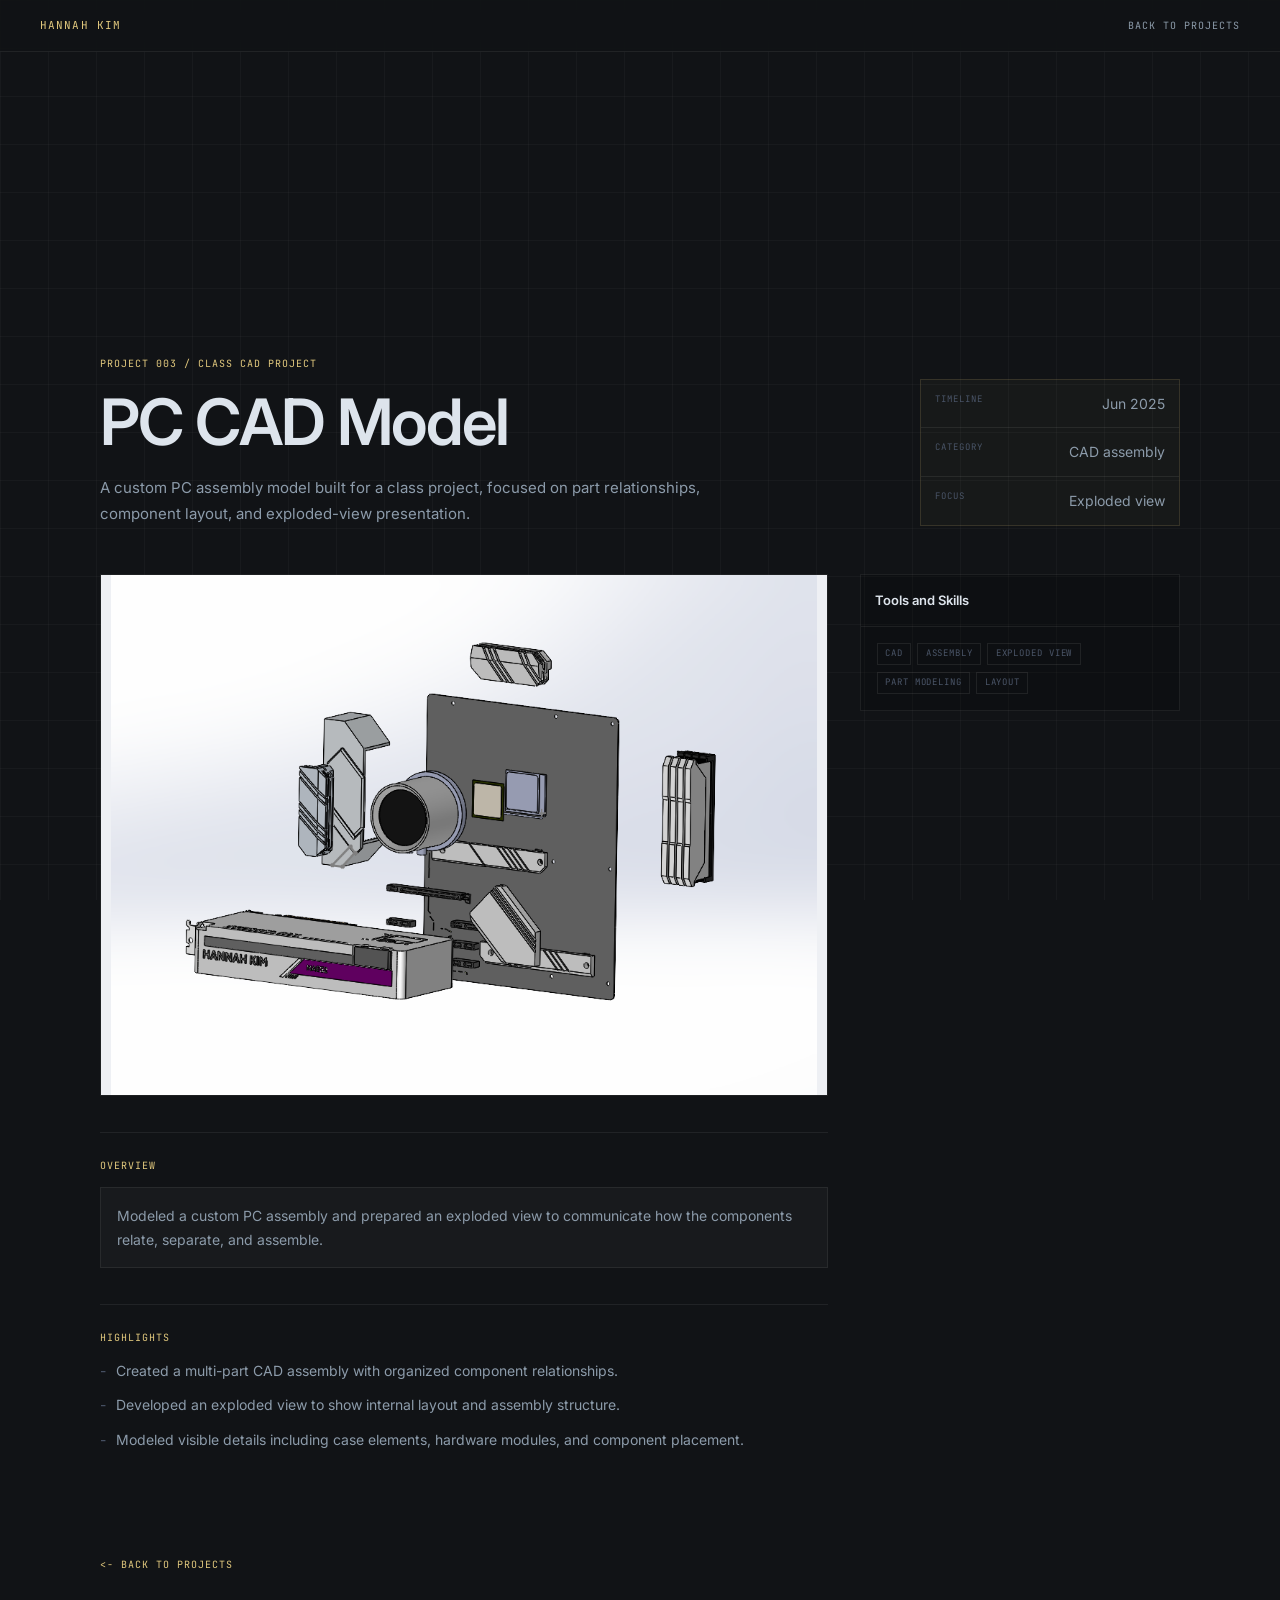
<file: project-pc-cad-model.html>
<!DOCTYPE html>
<html lang="en">
<head>
<meta charset="UTF-8">
<meta name="viewport" content="width=device-width, initial-scale=1.0">
<title>PC CAD Model | Hannah Kim</title>
<link rel="stylesheet" href="experience.css">
</head>
<body>
<nav class="detail-nav">
  <a class="nav-logo" href="index.html">HANNAH KIM</a>
  <a class="nav-link" href="index.html#projects">Back to projects</a>
</nav>
<main>
  <section class="hero">
    <div>
      <div class="kicker">Project 003 / Class CAD Project</div>
      <h1>PC CAD Model</h1>
      <p class="hero-copy">A custom PC assembly model built for a class project, focused on part relationships, component layout, and exploded-view presentation.</p>
    </div>
    <aside class="status-panel">
      <div class="status-row"><span class="meta-label">Timeline</span><span class="meta-value">Jun 2025</span></div>
      <div class="status-row"><span class="meta-label">Category</span><span class="meta-value">CAD assembly</span></div>
      <div class="status-row"><span class="meta-label">Focus</span><span class="meta-value">Exploded view</span></div>
    </aside>
  </section>

  <section class="content-grid">
    <div>
      <figure class="detail-image">
        <img src="images/PC CAD Project/Exploded View" alt="Exploded view of custom PC CAD model">
      </figure>
      <div class="section-block">
        <div class="section-label">Overview</div>
        <p class="note">Modeled a custom PC assembly and prepared an exploded view to communicate how the components relate, separate, and assemble.</p>
      </div>
      <div class="section-block">
        <div class="section-label">Highlights</div>
        <ul class="detail-list">
          <li>Created a multi-part CAD assembly with organized component relationships.</li>
          <li>Developed an exploded view to show internal layout and assembly structure.</li>
          <li>Modeled visible details including case elements, hardware modules, and component placement.</li>
        </ul>
      </div>
    </div>
    <aside class="side-panel">
      <h2>Tools and Skills</h2>
      <div class="tag-list">
        <span class="tag">CAD</span><span class="tag">Assembly</span><span class="tag">Exploded View</span><span class="tag">Part Modeling</span><span class="tag">Layout</span>
      </div>
    </aside>
  </section>
  <a class="back-link" href="index.html#projects"><- Back to projects</a>
</main>
</body>
</html>
</file>
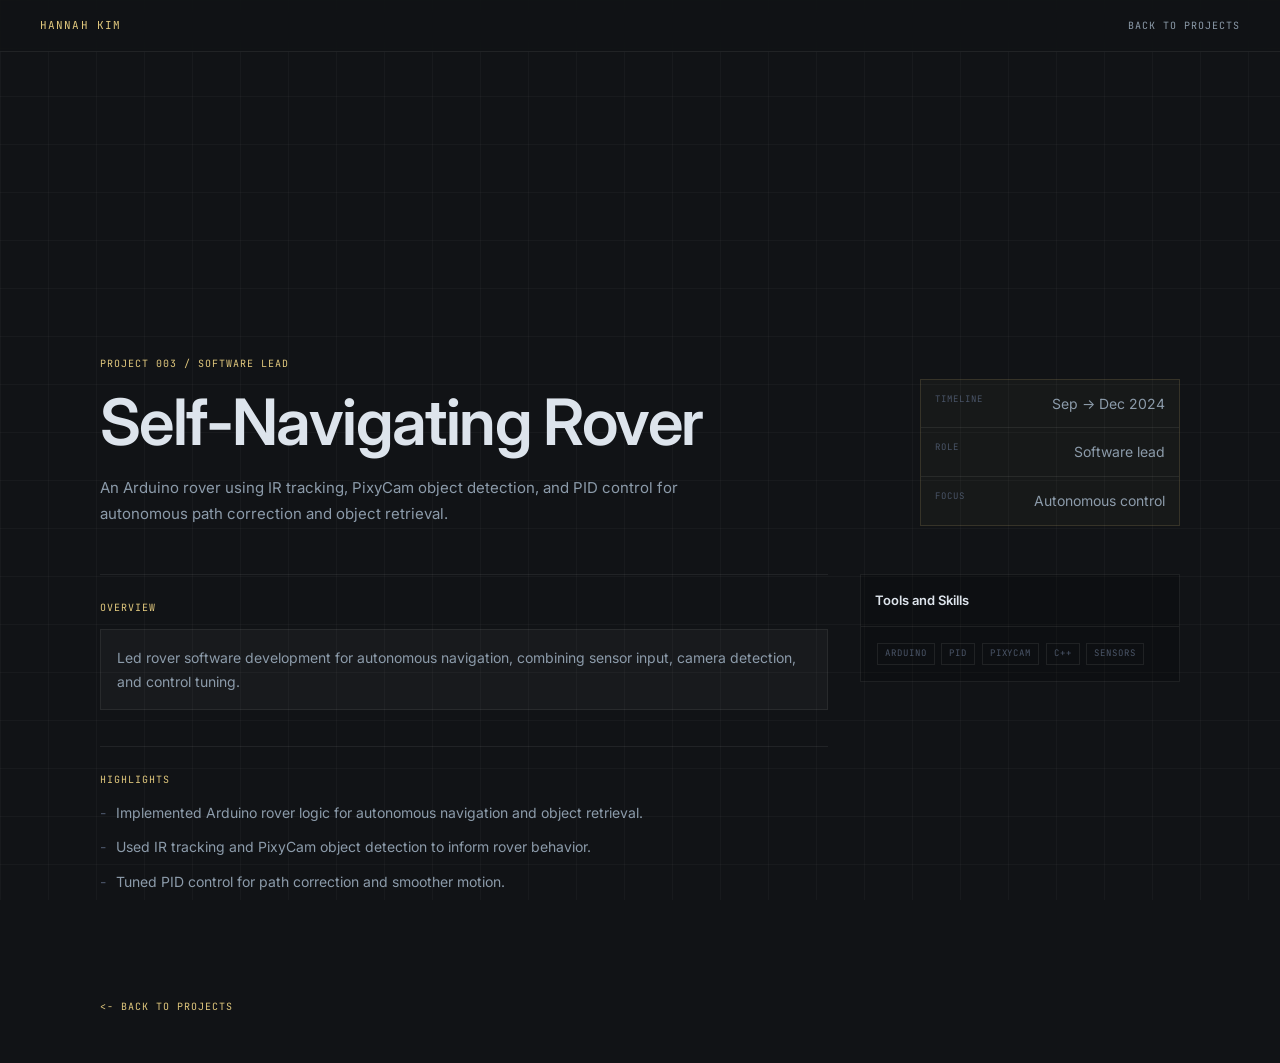
<file: project-self-navigating-rover.html>
<!DOCTYPE html>
<html lang="en">
<head>
<meta charset="UTF-8">
<meta name="viewport" content="width=device-width, initial-scale=1.0">
<title>Self-Navigating Rover | Hannah Kim</title>
<link rel="stylesheet" href="experience.css">
</head>
<body>
<nav class="detail-nav">
  <a class="nav-logo" href="index.html">HANNAH KIM</a>
  <a class="nav-link" href="index.html#projects">Back to projects</a>
</nav>
<main>
  <section class="hero">
    <div>
      <div class="kicker">Project 003 / Software Lead</div>
      <h1>Self-Navigating Rover</h1>
      <p class="hero-copy">An Arduino rover using IR tracking, PixyCam object detection, and PID control for autonomous path correction and object retrieval.</p>
    </div>
    <aside class="status-panel">
      <div class="status-row"><span class="meta-label">Timeline</span><span class="meta-value">Sep -> Dec 2024</span></div>
      <div class="status-row"><span class="meta-label">Role</span><span class="meta-value">Software lead</span></div>
      <div class="status-row"><span class="meta-label">Focus</span><span class="meta-value">Autonomous control</span></div>
    </aside>
  </section>

  <section class="content-grid">
    <div>
      <div class="section-block">
        <div class="section-label">Overview</div>
        <p class="note">Led rover software development for autonomous navigation, combining sensor input, camera detection, and control tuning.</p>
      </div>
      <div class="section-block">
        <div class="section-label">Highlights</div>
        <ul class="detail-list">
          <li>Implemented Arduino rover logic for autonomous navigation and object retrieval.</li>
          <li>Used IR tracking and PixyCam object detection to inform rover behavior.</li>
          <li>Tuned PID control for path correction and smoother motion.</li>
        </ul>
      </div>
    </div>
    <aside class="side-panel">
      <h2>Tools and Skills</h2>
      <div class="tag-list">
        <span class="tag">Arduino</span><span class="tag">PID</span><span class="tag">PixyCam</span><span class="tag">C++</span><span class="tag">Sensors</span>
      </div>
    </aside>
  </section>
  <a class="back-link" href="index.html#projects"><- Back to projects</a>
</main>
</body>
</html>
</file>
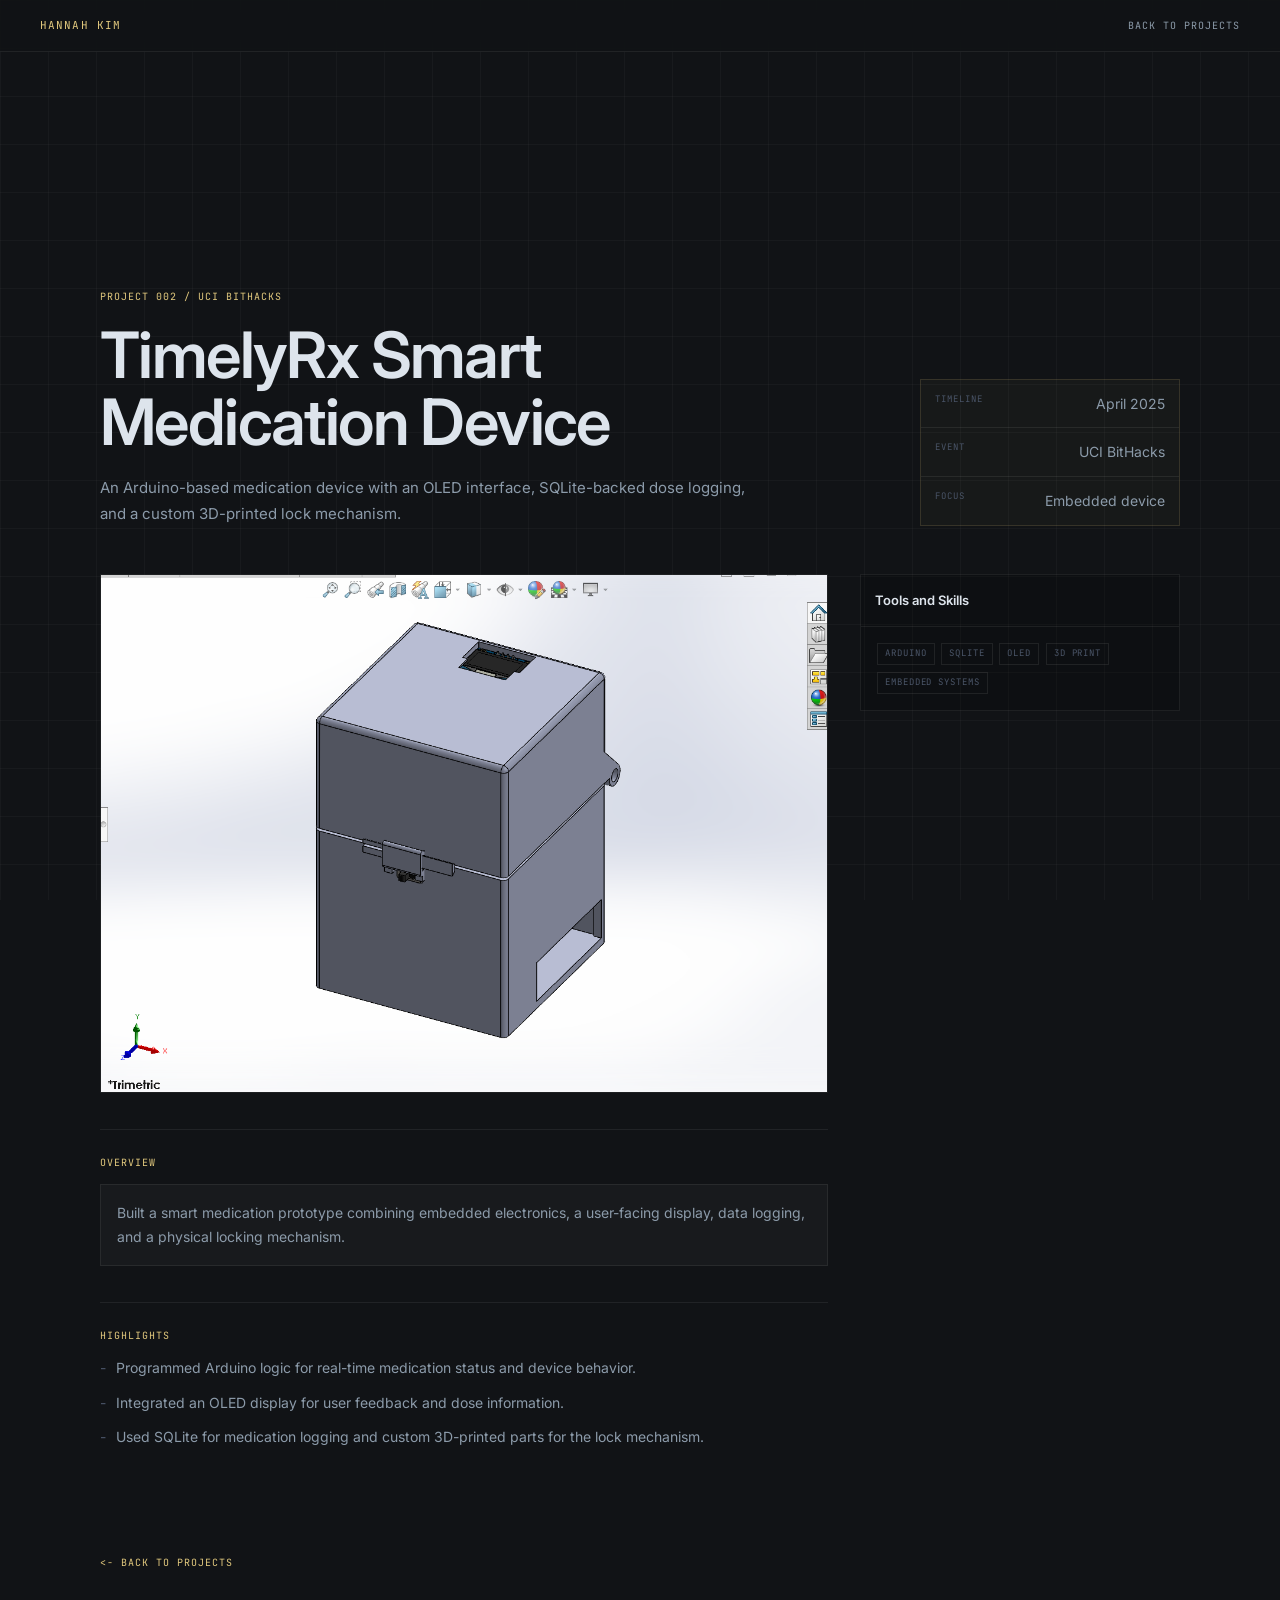
<file: project-timelyrx.html>
<!DOCTYPE html>
<html lang="en">
<head>
<meta charset="UTF-8">
<meta name="viewport" content="width=device-width, initial-scale=1.0">
<title>TimelyRx Smart Medication Device | Hannah Kim</title>
<link rel="stylesheet" href="experience.css">
</head>
<body>
<nav class="detail-nav">
  <a class="nav-logo" href="index.html">HANNAH KIM</a>
  <a class="nav-link" href="index.html#projects">Back to projects</a>
</nav>
<main>
  <section class="hero">
    <div>
      <div class="kicker">Project 002 / UCI BitHacks</div>
      <h1>TimelyRx Smart Medication Device</h1>
      <p class="hero-copy">An Arduino-based medication device with an OLED interface, SQLite-backed dose logging, and a custom 3D-printed lock mechanism.</p>
    </div>
    <aside class="status-panel">
      <div class="status-row"><span class="meta-label">Timeline</span><span class="meta-value">April 2025</span></div>
      <div class="status-row"><span class="meta-label">Event</span><span class="meta-value">UCI BitHacks</span></div>
      <div class="status-row"><span class="meta-label">Focus</span><span class="meta-value">Embedded device</span></div>
    </aside>
  </section>

  <section class="content-grid">
    <div>
      <figure class="detail-image">
        <img src="images/TimelyRx/TimelyRx Image" alt="TimelyRx smart medication device CAD model">
      </figure>
      <div class="section-block">
        <div class="section-label">Overview</div>
        <p class="note">Built a smart medication prototype combining embedded electronics, a user-facing display, data logging, and a physical locking mechanism.</p>
      </div>
      <div class="section-block">
        <div class="section-label">Highlights</div>
        <ul class="detail-list">
          <li>Programmed Arduino logic for real-time medication status and device behavior.</li>
          <li>Integrated an OLED display for user feedback and dose information.</li>
          <li>Used SQLite for medication logging and custom 3D-printed parts for the lock mechanism.</li>
        </ul>
      </div>
    </div>
    <aside class="side-panel">
      <h2>Tools and Skills</h2>
      <div class="tag-list">
        <span class="tag">Arduino</span><span class="tag">SQLite</span><span class="tag">OLED</span><span class="tag">3D Print</span><span class="tag">Embedded Systems</span>
      </div>
    </aside>
  </section>
  <a class="back-link" href="index.html#projects"><- Back to projects</a>
</main>
</body>
</html>
</file>
<file: experience.css>
@import url('https://fonts.googleapis.com/css2?family=Inter:wght@300;400;500;600&family=JetBrains+Mono:wght@300;400;500&display=swap');

*,*::before,*::after { margin:0; padding:0; box-sizing:border-box; }

:root {
  --bg:#111316; --bg2:#171a1e; --bg3:#1c2026;
  --accent:#e2c97e; --green:#4ade80;
  --text:#dde4ec; --sub:#8c9baa; --muted:#4a5568;
  --line:rgba(255,255,255,0.07); --aline:rgba(226,201,126,0.15);
  --glass:rgba(255,255,255,0.03);
}

body {
  min-height:100vh;
  font-family:'Inter',sans-serif;
  background:var(--bg);
  color:var(--text);
  font-size:14px;
  line-height:1.7;
}

body::before {
  content:'';
  position:fixed;
  inset:0;
  pointer-events:none;
  background-image:linear-gradient(var(--line) 1px,transparent 1px),linear-gradient(90deg,var(--line) 1px,transparent 1px);
  background-size:48px 48px;
  opacity:.45;
}

a { color:inherit; }

.detail-nav {
  position:sticky;
  top:0;
  z-index:10;
  height:52px;
  display:flex;
  align-items:center;
  justify-content:space-between;
  padding:0 2.5rem;
  border-bottom:1px solid var(--line);
  background:rgba(17,19,22,.86);
  backdrop-filter:blur(16px);
}

.nav-logo,.nav-link,.kicker,.meta-label,.section-label,.tag,.back-link {
  font-family:'JetBrains Mono',monospace;
  text-transform:uppercase;
  letter-spacing:.1em;
}

.nav-logo { font-size:11px; color:var(--accent); text-decoration:none; }
.nav-link { font-size:10px; color:var(--sub); text-decoration:none; }
.nav-link:hover,.back-link:hover { color:var(--text); }

main {
  width:min(1080px,calc(100% - 5rem));
  margin:0 auto;
  position:relative;
}

.hero {
  min-height:58vh;
  display:grid;
  grid-template-columns:minmax(0,1fr) 260px;
  gap:2rem;
  align-items:end;
  padding:5.5rem 0 3rem;
}

.kicker { color:var(--accent); font-size:10px; margin-bottom:1rem; }
h1 {
  max-width:760px;
  font-size:clamp(2.3rem,5vw,4.6rem);
  line-height:1.05;
  letter-spacing:-.025em;
  font-weight:600;
}
.hero-copy {
  max-width:650px;
  margin-top:1.25rem;
  color:var(--sub);
  font-size:15px;
}

.status-panel {
  border:1px solid var(--aline);
  background:rgba(226,201,126,.03);
}

.status-row {
  display:flex;
  justify-content:space-between;
  gap:1rem;
  padding:.75rem .9rem;
  border-bottom:1px solid var(--line);
}
.status-row:last-child { border-bottom:none; }
.meta-label { font-size:9px; color:var(--muted); }
.meta-value { color:var(--sub); text-align:right; }
.meta-value.live { color:var(--green); }

.content-grid {
  display:grid;
  grid-template-columns:1fr 320px;
  gap:2rem;
  padding:0 0 4rem;
}

.section-block {
  border-top:1px solid var(--line);
  padding-top:1.5rem;
  margin-bottom:2.25rem;
}
.section-label {
  font-size:10px;
  color:var(--accent);
  margin-bottom:.8rem;
}

.detail-list {
  list-style:none;
  display:grid;
  gap:.65rem;
}
.detail-list li {
  color:var(--sub);
  padding-left:1rem;
  position:relative;
}
.detail-list li::before {
  content:'-';
  position:absolute;
  left:0;
  color:var(--muted);
}

.note {
  color:var(--sub);
  background:var(--glass);
  border:1px solid var(--line);
  padding:1rem;
}

.detail-image {
  border:1px solid var(--line);
  background:rgba(0,0,0,.18);
  margin-bottom:2.25rem;
  overflow:hidden;
}
.detail-image img {
  width:100%;
  max-height:520px;
  object-fit:contain;
  display:block;
  background:#eef0f4;
}

.side-panel {
  border:1px solid var(--line);
  background:rgba(0,0,0,.18);
  align-self:start;
}
.side-panel h2 {
  font-size:13px;
  font-weight:600;
  padding:.9rem;
  border-bottom:1px solid var(--line);
}
.tag-list {
  display:flex;
  flex-wrap:wrap;
  gap:.4rem;
  padding:1rem;
}
.tag {
  font-size:9px;
  color:var(--muted);
  border:1px solid rgba(255,255,255,.08);
  padding:.16rem .45rem;
}

.back-link {
  display:inline-flex;
  margin:0 0 3rem;
  font-size:10px;
  color:var(--accent);
  text-decoration:none;
}

@media (max-width:820px) {
  .detail-nav { padding:0 1rem; }
  main { width:calc(100% - 2rem); }
  .hero,.content-grid { grid-template-columns:1fr; }
  .hero { min-height:auto; padding:4.5rem 0 2.25rem; }
  .meta-value { text-align:left; }
}
</file>
